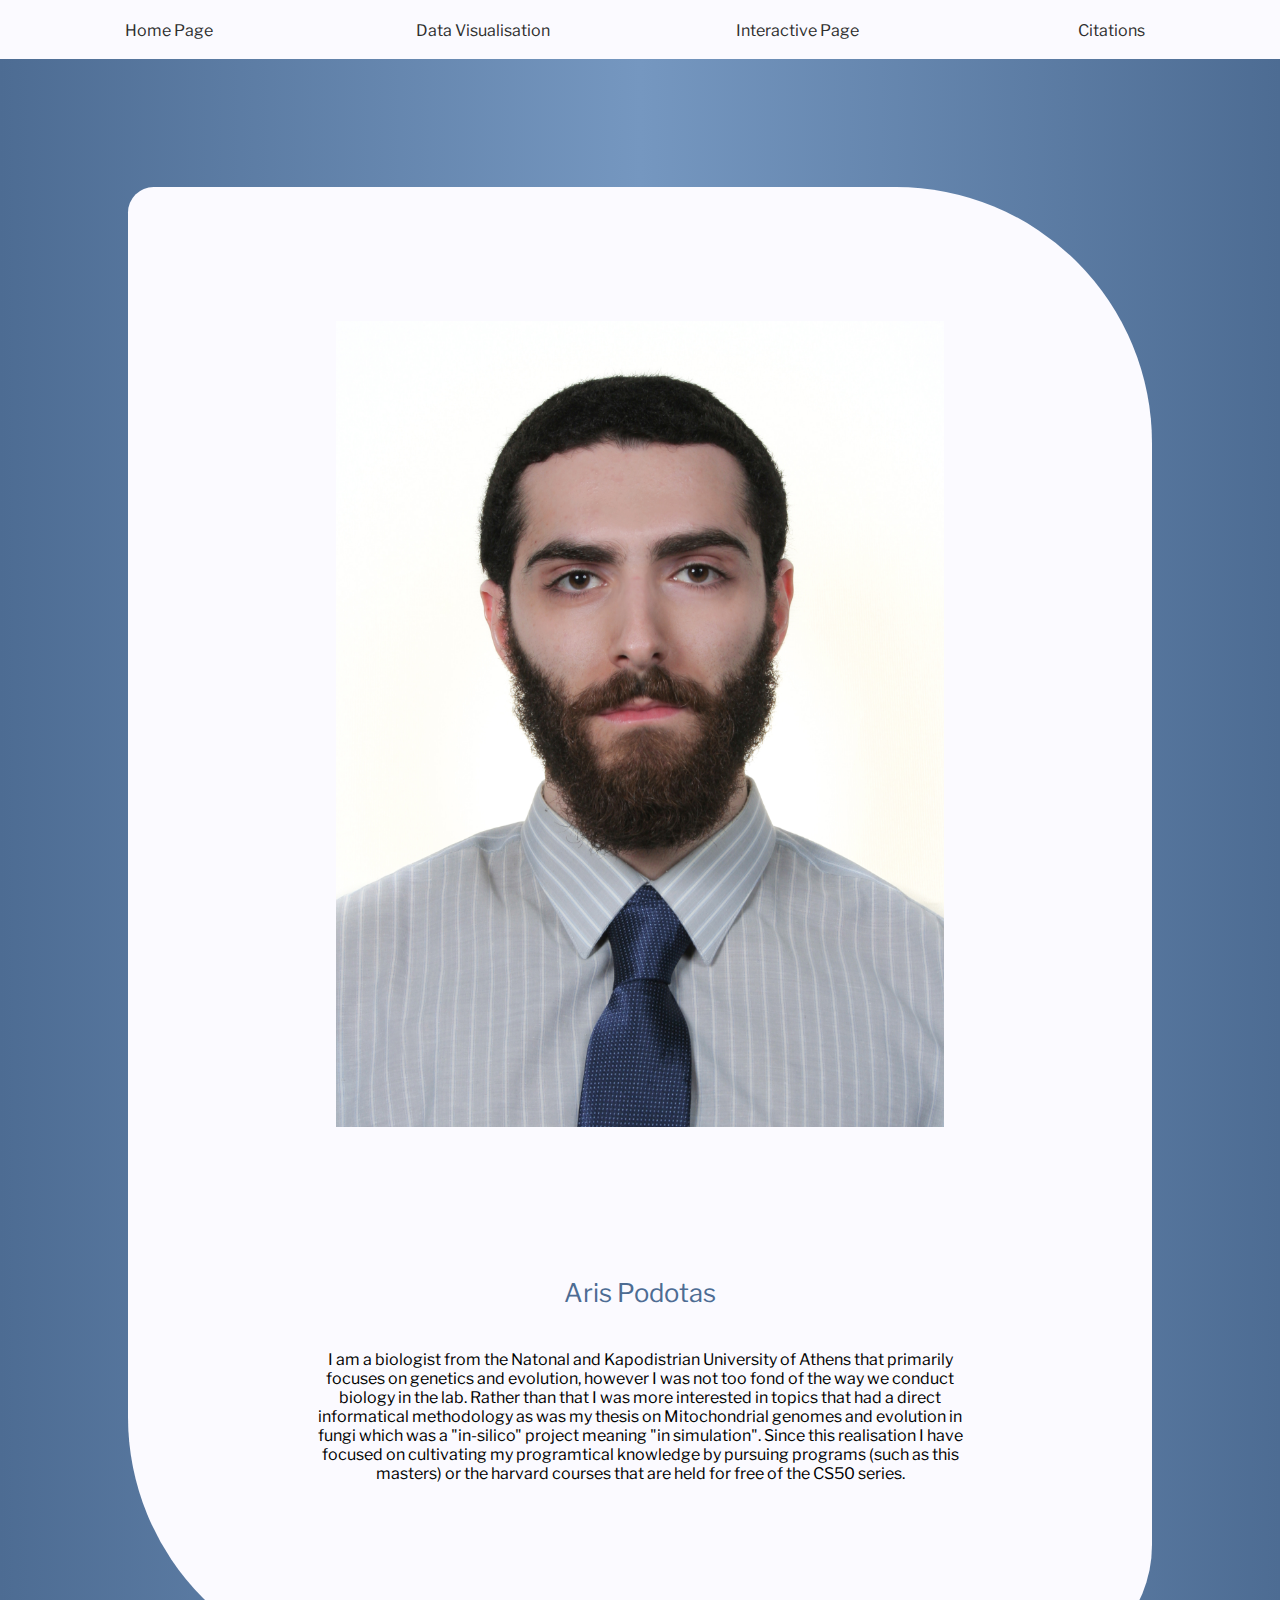
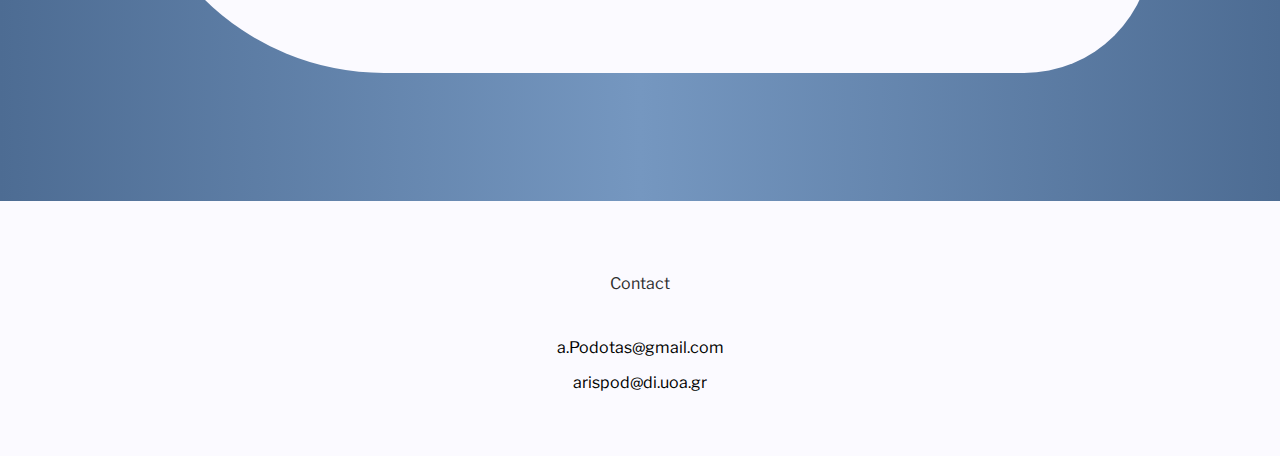
<file: index.html>
<!DOCTYPE html>
<!-- Project name: Data Visualisation Exercise 1 DSIT-->
<!-- Collaborators: Aris Podotas -->
<!-- Country: Greece -->
<!-- City: Athens -->
<!-- Program: Data Science and Information Technologies -->
<!-- Date: 11-03-2025 -->
<html lang = "en-US">
    <head>
        <meta encoding = "UTF-8">
        <meta name="viewport" content="width=device-width, initial-scale=1.0">
        <meta name = "author" content = "Aris Podotas">
        <meta name = "keywords" content = "Assignment, Homework, Data Visualisation, Masters, Program, Report, Overview, About me, Personal Page, Showcase, DSIT, Data Science and Information Technologies, National and Kapodistrian University of Athens">
        <meta name = "description" content = "Data Visualisation Exercise 1 DSIT Aris Podotas">
        <title>Data Visualisation Exercise 1 Aris Podotas Overview</title>
        <link rel = "icon" type = "image/png" href = "./Assets/logo.png">
        <link href='https://fonts.googleapis.com/css?family=Libre Franklin' rel='stylesheet'>
        <link rel = "stylesheet" href = "./index.css">
    </head>

    <body>
        <header>
            <div id="scroll-bar", class="scroll-watcher"></div>
            <div id="tab-line", class="odd tab">
                <a class="link" href="./index.html">Home Page</a>
                <a class="link" href="./Pages/vis.html">Data Visualisation</a>
                <a class="link" href="./Pages/interactive.html">Interactive Page</a>
                <a class="link" href="./Pages/citations.html">Citations</a>
            </div>
        </header>

        <main>
            <div class="section">
                <div id="", class="container">
                    <div id="", class="padder">
                        <!-- Image -->
                        <img class="item" src="./Assets/me.jpg" alt="Image of Aris">
                    </div>
                    <div class="padder">
                        <!-- Name -->
                        <p class="title">Aris Podotas</p>
                        <!-- Desc -->
                        <!-- This is were the description of ones self that was asked for goes -->
                        <p class="paragraph">I am a biologist from the Natonal and Kapodistrian University of Athens that primarily focuses on genetics and evolution, however I was not too fond of the way we conduct biology in the lab. Rather than that I was more interested in topics that had a direct informatical methodology as was my thesis on Mitochondrial genomes and evolution in fungi which was a "in-silico" project meaning "in simulation". Since this realisation I have focused on cultivating my programtical knowledge by pursuing programs (such as this masters) or the harvard courses that are held for free of the CS50 series.</p>
                    </div>
                </div>
            </div>
        </main>

        <footer>
            <table>
                <tr>
                    <td>
                        <p class="link footer" title="Our contact information">Contact</p>
                    </td>
                </tr>
                <tr>
                    <td>
                        <p>a.Podotas@gmail.com</p>
                        <p>arispod@di.uoa.gr</p>
                    </td>
                </tr>
            </table>
        </footer>

        <!-- The go to top button -->
        <div class = 'hidden btn float'>
            <a href="#tab-line" class="link"><img class = 'cube' src="./Assets/top.png"></a>
        </div>
        <!-- The go to top button script -->
        <script type = 'text/javascript' src = './index.js'></script>
    </body>
</html>
</file>
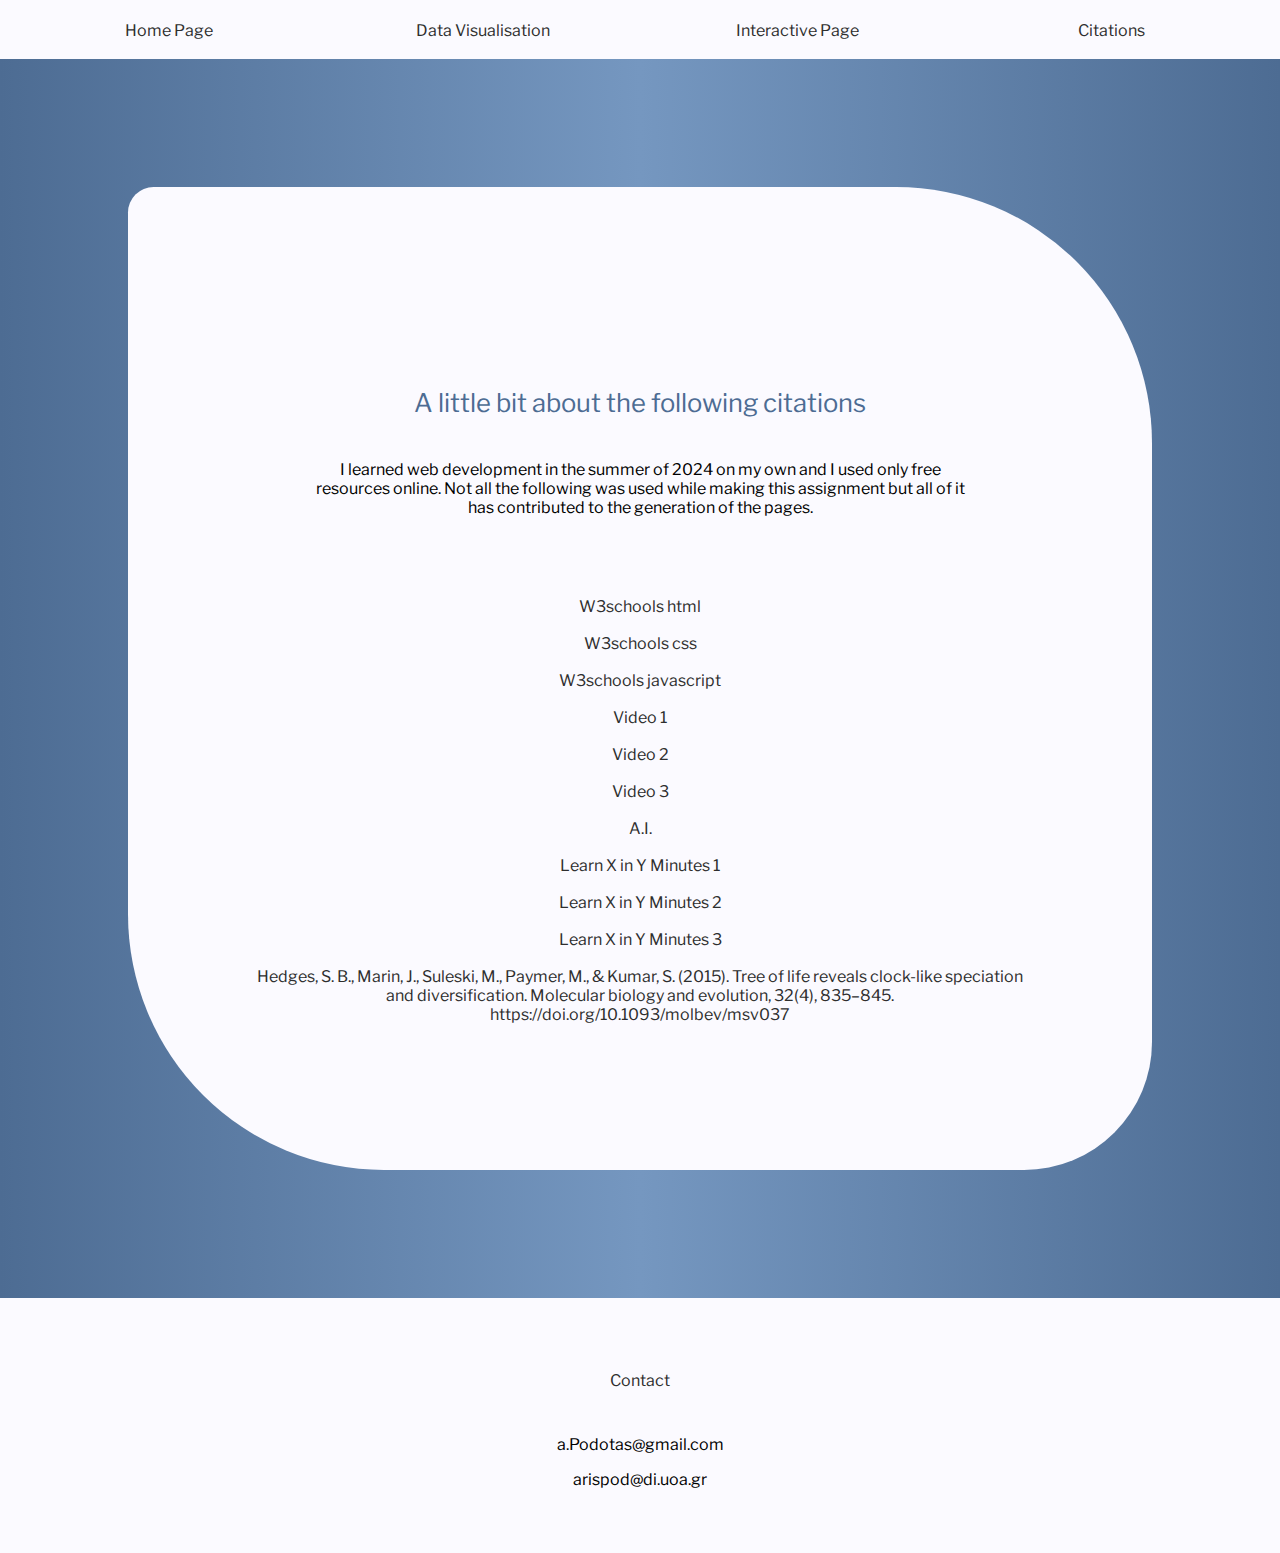
<file: Pages/citations.html>
<!DOCTYPE html>
<!-- Project name: Data Visualisation Exercise 1 DSIT-->
<!-- Collaborators: Aris Podotas -->
<!-- Country: Greece -->
<!-- City: Athens -->
<!-- Program: Data Science and Information Technologies -->
<!-- Date: 11-03-2025 -->
<html lang = "en-US">
    <head>
        <meta encoding = "UTF-8">
        <meta name="viewport" content="width=device-width, initial-scale=1.0">
        <meta name = "author" content = "Aris Podotas">
        <meta name = "keywords" content = "Assignment, Homework, Data Visualisation, Masters, Program, Report, Overview, About me, Personal Page, Showcase, DSIT, Data Science and Information Technologies, National and Kapodistrian University of Athens">
        <meta name = "description" content = "Data Visualisation Exercise 1 DSIT Aris Podotas Citations">
        <title>Data Visualisation Exercise 1 Aris Podotas Citations</title>
        <link rel = "icon" type = "image/png" href = "../Assets/logo.png">
        <link href='https://fonts.googleapis.com/css?family=Libre Franklin' rel='stylesheet'>
        <link rel = "stylesheet" href = "../index.css">
    </head>

    <body>
        <header>
            <div id="scroll-bar", class="scroll-watcher"></div>
            <div id="tab-line", class="odd tab">
                <a class='link' href="../index.html">Home Page</a>
                <a class='link' href="./vis.html">Data Visualisation</a>
                <a class='link' href="./interactive.html">Interactive Page</a>
                <a class="link" href="./citations.html">Citations</a>
            </div>
        </header>

        <main>
            <div class="section">
                <div id="" class="container">
                    <div id="" class="padder">
                        <!-- A little bit about the following citations -->
                        <p class="title">A little bit about the following citations</p>
                        <p class="paragraph">I learned web development in the summer of 2024 on my own and I used only free resources online. Not all the following was used while making this assignment but all of it has contributed to the generation of the pages.</p>
                    </div>
                    <div class="link">
                        <!-- List of citations -->
                        <!-- coding -->
                        <table>
                            <tr>
                                <a class='link' href="https://www.w3schools.com/html/default.asp">W3schools html</a>
                                <a class='link' href="https://www.w3schools.com/css/default.asp">W3schools css</a>
                                <a class='link' href="https://www.w3schools.com/js/default.asp">W3schools javascript</a>
                            </tr>
                            <tr>
                                <a class='link' href="https://www.youtube.com/watch?v=phWxA89Dy94">Video 1</a>
                                <a class='link' href="www.youtube.com/watch?v=HGTJBPNC-Gw">Video 2</a>
                                <a class='link' href="www.youtube.com/watch?v=lfmg-EJ8gm4">Video 3</a>
                            </tr>
                            <tr>
                                <a class='link' href="https://chatgpt.com">A.I.</a>
                                <a class='link' href="https://learnxinyminutes.com/html/">Learn X in Y Minutes 1</a>
                                <a class='link' href="https://learnxinyminutes.com/css/">Learn X in Y Minutes 2</a>
                            </tr>
                            <tr>
                                <a class='link' href="https://learnxinyminutes.com/javascript/">Learn X in Y Minutes 3</a>
                                <!-- visualisation -->
                                <a class='link' href="https://doi.org/10.1093/molbev/msv037">Hedges, S. B., Marin, J., Suleski, M., Paymer, M., & Kumar, S. (2015). Tree of life reveals clock-like speciation and diversification. Molecular biology and evolution, 32(4), 835–845. https://doi.org/10.1093/molbev/msv037</a>
                            </tr>
                        </table>
                    </div>
                </div>
            </div>
        </main>

        <footer>
            <table>
                <tr>
                    <td>
                        <p class="link footer" title="Our contact information">Contact</p>
                    </td>
                </tr>
                <tr>
                    <td>
                        <p>a.Podotas@gmail.com</p>
                        <p>arispod@di.uoa.gr</p>
                    </td>
                </tr>
            </table>
        </footer>

        <!-- The go to top button -->
        <div class = 'hidden btn float'>
            <a href="#tab-line" class="link"><img class = 'cube' src="../Assets/top.png"></a>
        </div>
        <!-- The go to top button script -->
        <script type = 'text/javascript' src = '../index.js'></script>
    </body>
</html>
</file>
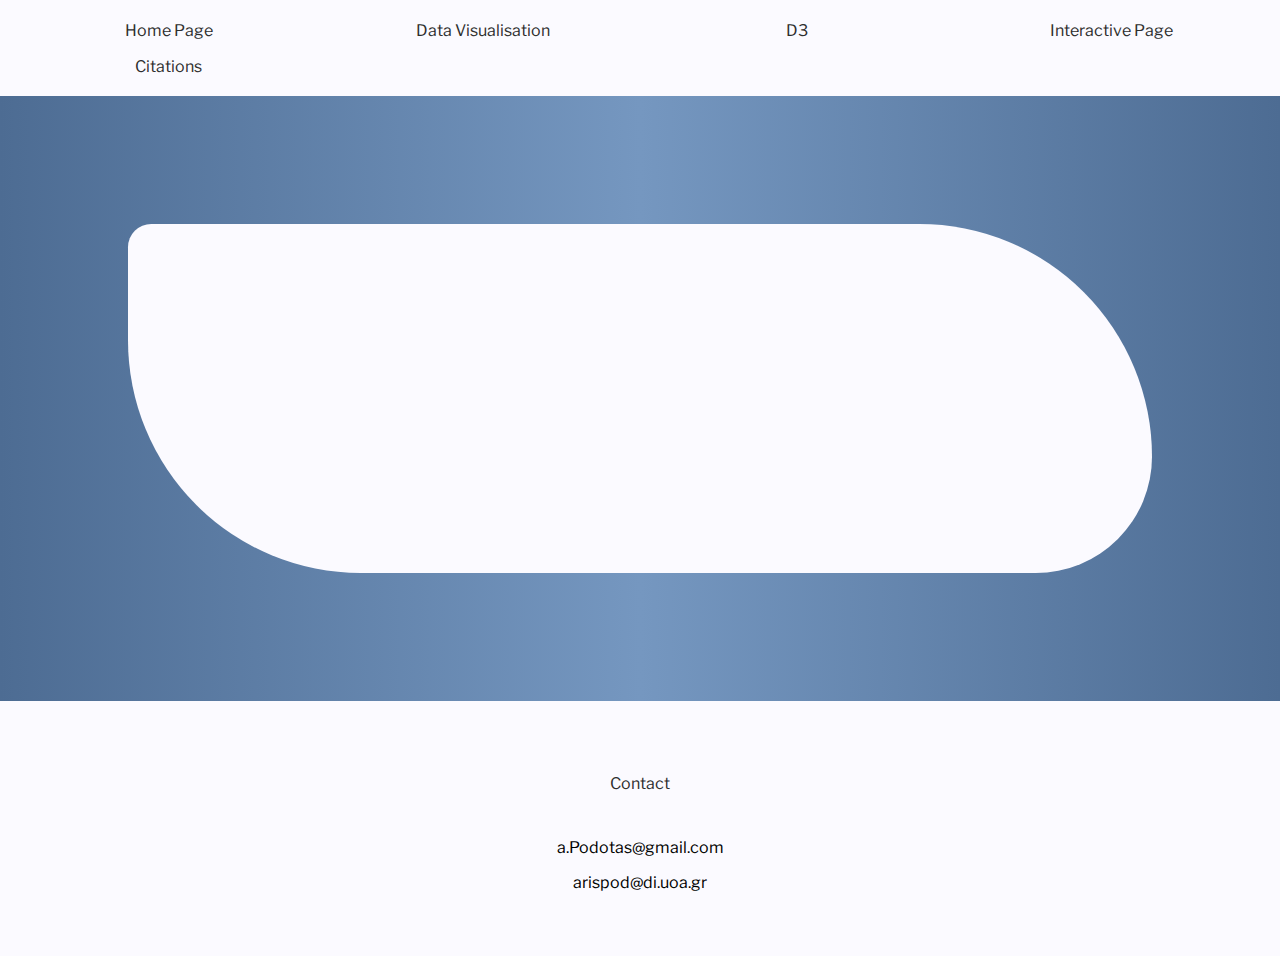
<file: Pages/d3viz.html>
<!DOCTYPE html>
<!-- Project name: Data Visualisation Exercise 1 DSIT-->
<!-- Collaborators: Aris Podotas -->
<!-- Country: Greece -->
<!-- City: Athens -->
<!-- Program: Data Science and Information Technologies -->
<!-- Date: 11-03-2025 -->
<html lang = "en-US">
    <head>
        <meta encoding = "UTF-8">
        <meta name="viewport" content="width=device-width, initial-scale=1.0">
        <meta name = "author" content = "Aris Podotas">
        <meta name = "keywords" content = "Assignment, Homework, Data Visualisation, Masters, Program, Report, Overview, About me, Personal Page, Showcase, DSIT, Data Science and Information Technologies, National and Kapodistrian University of Athens">
        <meta name = "description" content = "Data Visualisation Exercise 1 DSIT Aris Podotas">
        <title>Data Visualisation Exercise 1 Aris Podotas Overview</title>
        <link rel = "icon" type = "image/png" href = "../Assets/Tree-of-Life-Hedges-MolBiolEvol-2015-F1.large_.webp">
        <link href='https://fonts.googleapis.com/css?family=Libre Franklin' rel='stylesheet'>
        <link rel = "stylesheet" href = "../index.css">
    </head>

    <body>
        <header>
            <div id="scroll-bar", class="scroll-watcher"></div>
            <div id="tab-line", class="odd tab">
                <a class='link' href="../index.html">Home Page</a>
                <a class='link' href="./vis.html">Data Visualisation</a>
                <a class='link' href="./d3viz.html">D3</a>
                <a class='link' href="./interactive.html">Interactive Page</a>
                <a class="link" href="./citations.html">Citations</a>
            </div>
        </header>

        <main>
            <div class="section">
                <div class="container">
                    <div class="padder">
                        <!-- This is where I want the js chart -->
                        <div id = 'viz'>
                            <script src = 'C:/Users/aPodo/node_modules/d3/dist/d3.js'> </script>
                            <script src = '../src/viz.js'> </script>
                        </div>
                    </div>
                </div>
            </div>
        </main>

        <footer>
            <table>
                <tr>
                    <td>
                        <p class="link footer" title="Our contact information">Contact</p>
                    </td>
                </tr>
                <tr>
                    <td>
                        <p>a.Podotas@gmail.com</p>
                        <p>arispod@di.uoa.gr</p>
                    </td>
                </tr>
            </table>
        </footer>

        <!-- The go to top button -->
        <div class = 'hidden btn float'>
            <a href="#tab-line" class="link"><img class = 'cube' src="../Assets/top.png"></a>
        </div>
        <!-- The go to top button script -->
        <script type = 'text/javascript' src = '../index.js'></script>
    </body>
</html>
</file>
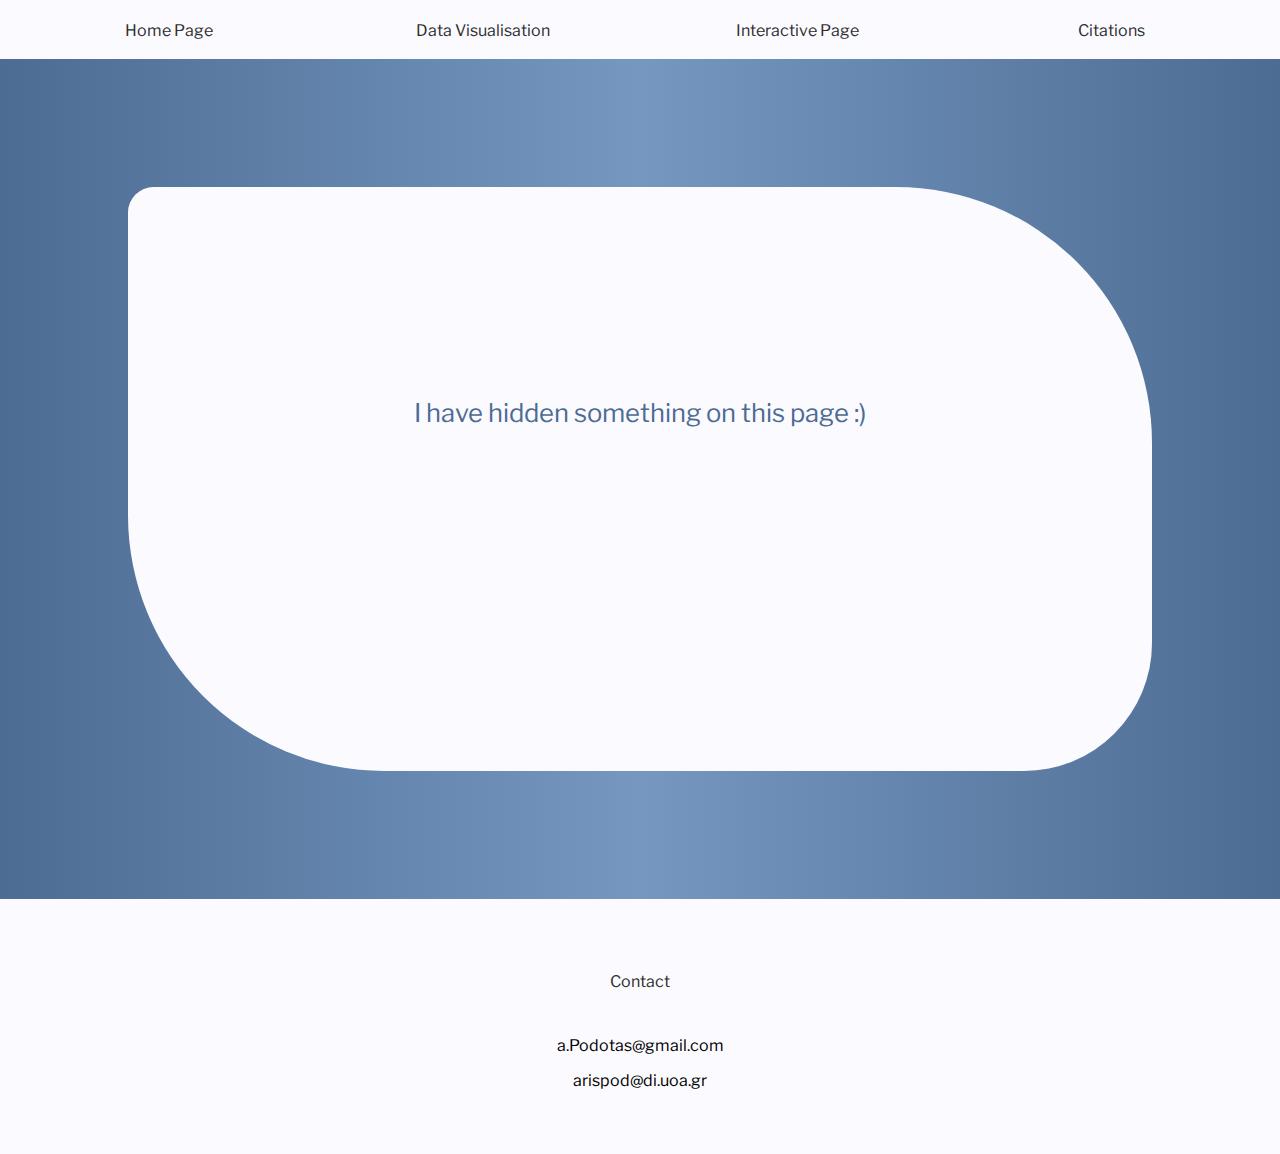
<file: Pages/interactive.html>
<!DOCTYPE html>
<!-- Project name: Data Visualisation Exercise 1 DSIT-->
<!-- Collaborators: Aris Podotas -->
<!-- Country: Greece -->
<!-- City: Athens -->
<!-- Program: Data Science and Information Technologies -->
<!-- Date: 11-03-2025 -->
<html lang = "en-US">
    <head>
        <meta encoding = "UTF-8">
        <meta name="viewport" content="width=device-width, initial-scale=1.0">
        <meta name = "author" content = "Aris Podotas">
        <meta name = "keywords" content = "Assignment, Homework, Data Visualisation, Masters, Program, Report, Overview, About me, Personal Page, Showcase, DSIT, Data Science and Information Technologies, National and Kapodistrian University of Athens">
        <meta name = "description" content = "Data Visualisation Exercise 1 DSIT Aris Podotas">
        <title>Data Visualisation Exercise 1 Aris Podotas Overview</title>
        <link rel = "icon" type = "image/png" href = "../Assets/logo.png">
        <link href='https://fonts.googleapis.com/css?family=Libre Franklin' rel='stylesheet'>
        <link rel = "stylesheet" href = "../index.css">
    </head>

    <body>
        <header>
            <div id="scroll-bar", class="scroll-watcher"></div>
            <div id="tab-line", class="odd tab">
                <a class='link' href="../index.html">Home Page</a>
                <a class='link' href="./vis.html">Data Visualisation</a>
                <a class='link' href="./interactive.html">Interactive Page</a>
                <a class="link" href="./citations.html">Citations</a>
            </div>
        </header>

        <main>
            <div class="section">
                <div class="container">
                    <div class="padder link">
                        <p class="title">I have hidden something on this page :)</p>
                    </div>
                    <div class="padder transparent find">
                        <!-- Interactive element -->
                        <p class="plain-text">You found me!</p>
                    </div>
                </div>
            </div>
        </main>

        <footer>
            <table>
                <tr>
                    <td>
                        <p class="link footer" title="Our contact information">Contact</p>
                    </td>
                </tr>
                <tr>
                    <td>
                        <p>a.Podotas@gmail.com</p>
                        <p>arispod@di.uoa.gr</p>
                    </td>
                </tr>
            </table>
        </footer>

        <!-- The go to top button -->
        <div class = 'hidden btn float'>
            <a href="#tab-line" class="link"><img class = 'cube' src="../Assets/top.png"></a>
        </div>
        <!-- The go to top button script -->
        <script type = 'text/javascript' src = '../index.js'></script>
    </body>
</html>
</file>
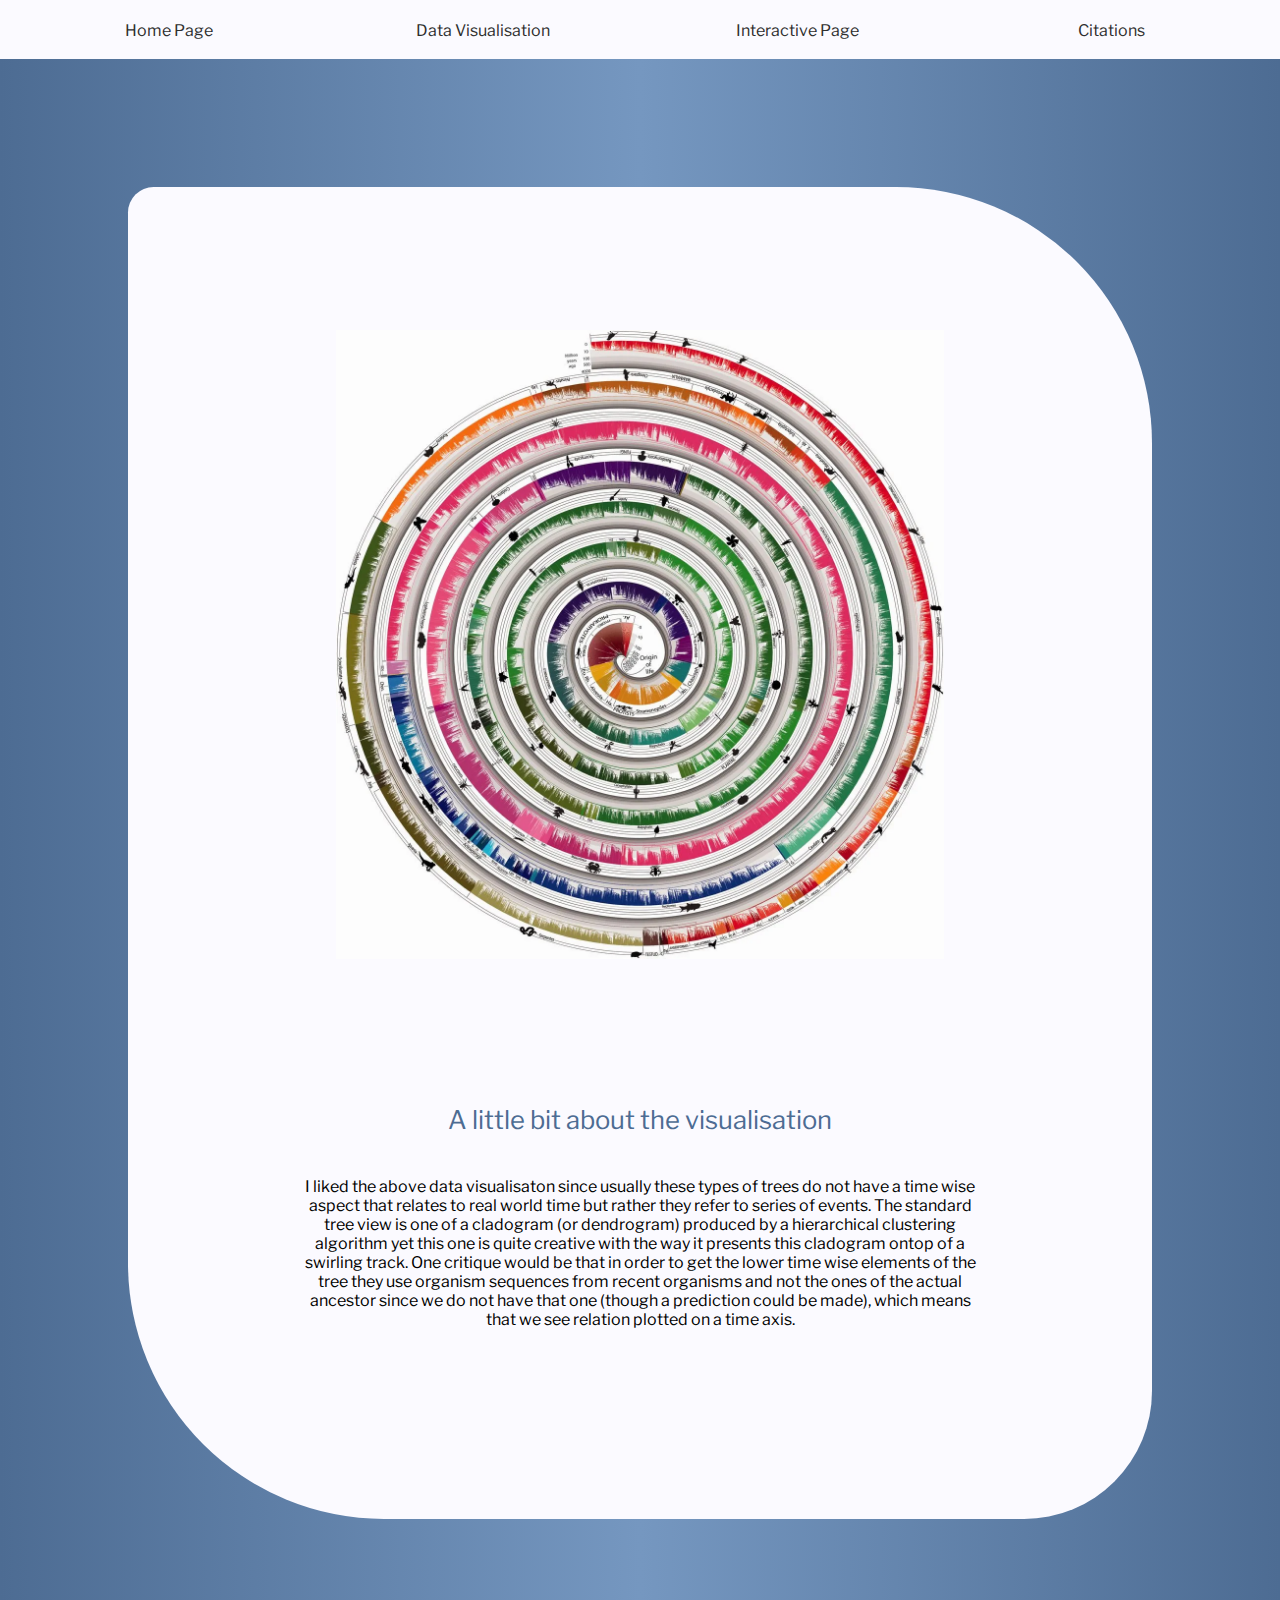
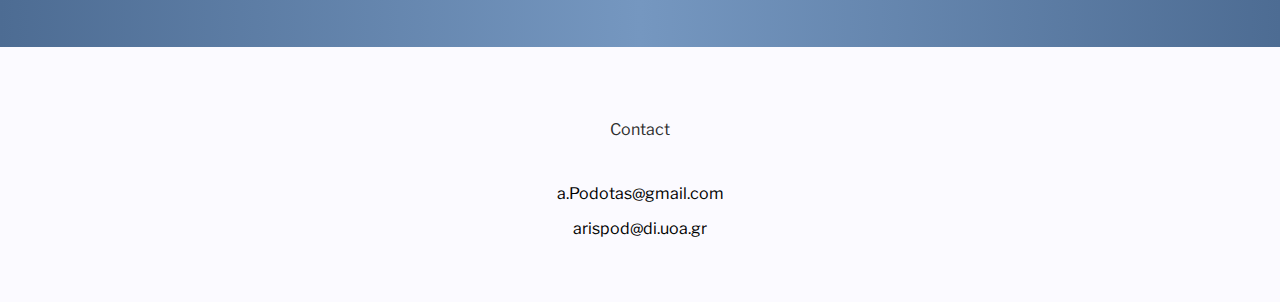
<file: Pages/vis.html>
<!DOCTYPE html>
<!-- Project name: Data Visualisation Exercise 1 DSIT-->
<!-- Collaborators: Aris Podotas -->
<!-- Country: Greece -->
<!-- City: Athens -->
<!-- Program: Data Science and Information Technologies -->
<!-- Date: 11-03-2025 -->
<html lang = "en-US">
    <head>
        <meta encoding = "UTF-8">
        <meta name="viewport" content="width=device-width, initial-scale=1.0">
        <meta name = "author" content = "Aris Podotas">
        <meta name = "keywords" content = "Assignment, Homework, Data Visualisation, Masters, Program, Report, Overview, About me, Personal Page, Showcase, DSIT, Data Science and Information Technologies, National and Kapodistrian University of Athens">
        <meta name = "description" content = "Data Visualisation Exercise 1 DSIT Aris Podotas">
        <title>Data Visualisation Exercise 1 Aris Podotas Overview</title>
        <link rel = "icon" type = "image/png" href = "../Assets/logo.png">
        <link href='https://fonts.googleapis.com/css?family=Libre Franklin' rel='stylesheet'>
        <link rel = "stylesheet" href = "../index.css">
    </head>

    <body>
        <header>
            <div id="scroll-bar", class="scroll-watcher"></div>
            <div id="tab-line", class="odd tab">
                <a class='link' href="../index.html">Home Page</a>
                <a class='link' href="./vis.html">Data Visualisation</a>
                <a class='link' href="./interactive.html">Interactive Page</a>
                <a class="link" href="./citations.html">Citations</a>
            </div>
        </header>

        <main>
            <div class="section">
                <div id="" class="container">
                    <div id="" class="padder">
                        <!-- The data visualisation -->
                        <a href="https://doi.org/10.1093/molbev/msv037">
                        <img class='item' src="../Assets/Tree-of-Life-Hedges-MolBiolEvol-2015-F1.large_.webp" alt="Data of phylogenetic heritage of the world">
                        </a>
                    </div>
                    <div id="" class="padder">
                        <p class="title">A little bit about the visualisation</p>
                        <p class="paragraph">I liked the above data visualisaton since usually these types of trees do not have a time wise aspect that relates to real world time but rather they refer to series of events. The standard tree view is one of a cladogram (or dendrogram) produced by a hierarchical clustering algorithm yet this one is quite creative with the way it presents this cladogram ontop of a swirling track. One critique would be that in order to get the lower time wise elements of the tree they use organism sequences from recent organisms and not the ones of the actual ancestor since we do not have that one (though a prediction could be made), which means that we see relation plotted on a time axis.</p>
                    </div>
                </div>
            </div>
        </main>

        <footer>
            <table>
                <tr>
                    <td>
                        <p class="link footer" title="Our contact information">Contact</p>
                    </td>
                </tr>
                <tr>
                    <td>
                        <p>a.Podotas@gmail.com</p>
                        <p>arispod@di.uoa.gr</p>
                    </td>
                </tr>
            </table>
        </footer>

        <!-- The go to top button -->
        <div class = 'hidden btn float'>
            <a href="#tab-line" class="link"><img class = 'cube' src="../Assets/top.png"></a>
        </div>
        <!-- The go to top button script -->
        <script type = 'text/javascript' src = '../index.js'></script>
    </body>
</html>
</file>
<file: index.css>
/* Project name: Data Visualisation Exercise 1 DSIT */
/* Collaborators: Aris Podotas */
/* Country: Greece */
/* City: Athens */
/* Program: Data Science and Information Technologies */
/* Date: 11-03-2025 */

/* File wide variables */
* {
  box-sizing: border-box;
}

:root{
    /* Gradient dark */
    --gradd: #4d6c93;
    /* The light gradient color btw */
    --gradl: #7597c0;
    /* The whites */
    --offwhite: #fbfaff;
    /* Grey */
    --grey: #9c9c9e;
    /* dark balck */
    --offblack: #2e2e2e;
    /* I don't really like this color */
    --darkturquoise: #1b323e;
    /* for the wave keyframe */
    --transitions: #426490;
    /* Fonts */
    --sloganf: Libre Franklin;
    --backupfont: Verdana;
    --slogans: 57;
}

body{
    background-image: linear-gradient(to right, var(--gradd), var(--gradl), var(--gradd));
    margin: 0;
    font-family: 'Libre Franklin', Verdana;
    text-wrap: wrap;
    font-size: 1.25vw;
}

header{
    background-color: var(--offwhite);
}

.scroll-watcher{
    position: fixed;
    top: 0;
    z-index: 1000;
    height: 1vh;
    background-color: var(--grey); /* go define it later */
    opacity: 0.5;
    width: 100%;
    scale: 0 1;
    transform-origin: left;
    animation: scroll-watcher linear;
    animation-timeline: scroll();
}

@keyframes scroll-watcher {
    to { scale: 1 1; }
}

.tab {
    padding: 1.3vh;
    display: grid;
    grid-template-columns: repeat(auto-fit, minmax(25%, 1fr));
    grid-template-rows: repeat(auto-fit, minmax(1vh, 4vh));
    text-align: center;
}

.container {
    background: var(--offwhite);
    margin: 10%;
    padding: 10%;
    border: 1vh;
    border-radius: 2vw 20vw 10vw 20vw;
    text-wrap: wrap;
    text-align: center;
}

.padder {
    padding: 5%;
    margin: 1%;
    display: grid;
    grid-template-columns: 1fr;
    grid-template-rows: repeat(auto-fit, minmax(10%, 90%));
    text-wrap: wrap;
    text-align: center;
    align-items: center;
    justify-items: center;
    justify-content: center;
}

.positioner {
    text-wrap: wrap;
    text-align: center;
    align-items: center;
}

.item {
    max-width: 90%;
    height: auto; /* Maintains aspect ratio */
    width: auto; /* Adjusts dynamically */
    object-fit: contain; /* Keeps the full image inside */
    border: 5%;
}

.title {
    text-align: center;
    text-wrap: wrap;
    color: var(--gradd);
    font-size: 2vw;
}

/* todo */

.paragraph {

}

.link {
    color: var(--offblack);
    text-decoration: none;
    animation: links;
}

.link::before, .link::after {
    display: block;
    content: "";
    background-color: var(--offblack);
    border-radius: 15vh;
    width: 100%;
    height: 1vh; /* Assuming you want a line effect; you can change the height */
    opacity: 0;
}

.link:hover::before, .link:hover::after {
    animation: linkline 1s ease-in-out forwards;
    transform-origin: center;
}

@keyframes linkline {
    0% {opacity: 0; width: 0%;}
    100% {opacity: 1; width: 100%;}
}

.float {
    position: fixed;
    z-index: 999;
    background-color: var(--offwhite);
    text-wrap: wrap;
    text-align: center;
    width: minmax(1%, 3.5%);
    height: minmax(1%, 5%);
    padding: 0.5%;
    box-shadow: 3px 3px 10px var(--offblack);
    border-radius: 15%;
    top: 88%;
    left: 92%;
    transform: translate(-50%, -50%); /* Center the cube */
}

.cube{
    width: 1.5vw;
}

.hidden {
    opacity: 0;
    display: none;
    z-index: 1001;
}

.transparent {
    opacity: 0;
}

.btn {
    background-color:var(--offwhite)
}

footer {
    background-color: var(--offwhite);
    padding: 5vh;
    display: grid;
    grid-template-columns: repeat(auto-fit, minmax(33%, 1fr));
    grid-template-rows: repeat(auto-fit, minmax(10%, 90%));
    row-gap: 1vw;
    text-wrap: wrap;
    text-align: center;
}
</file>
